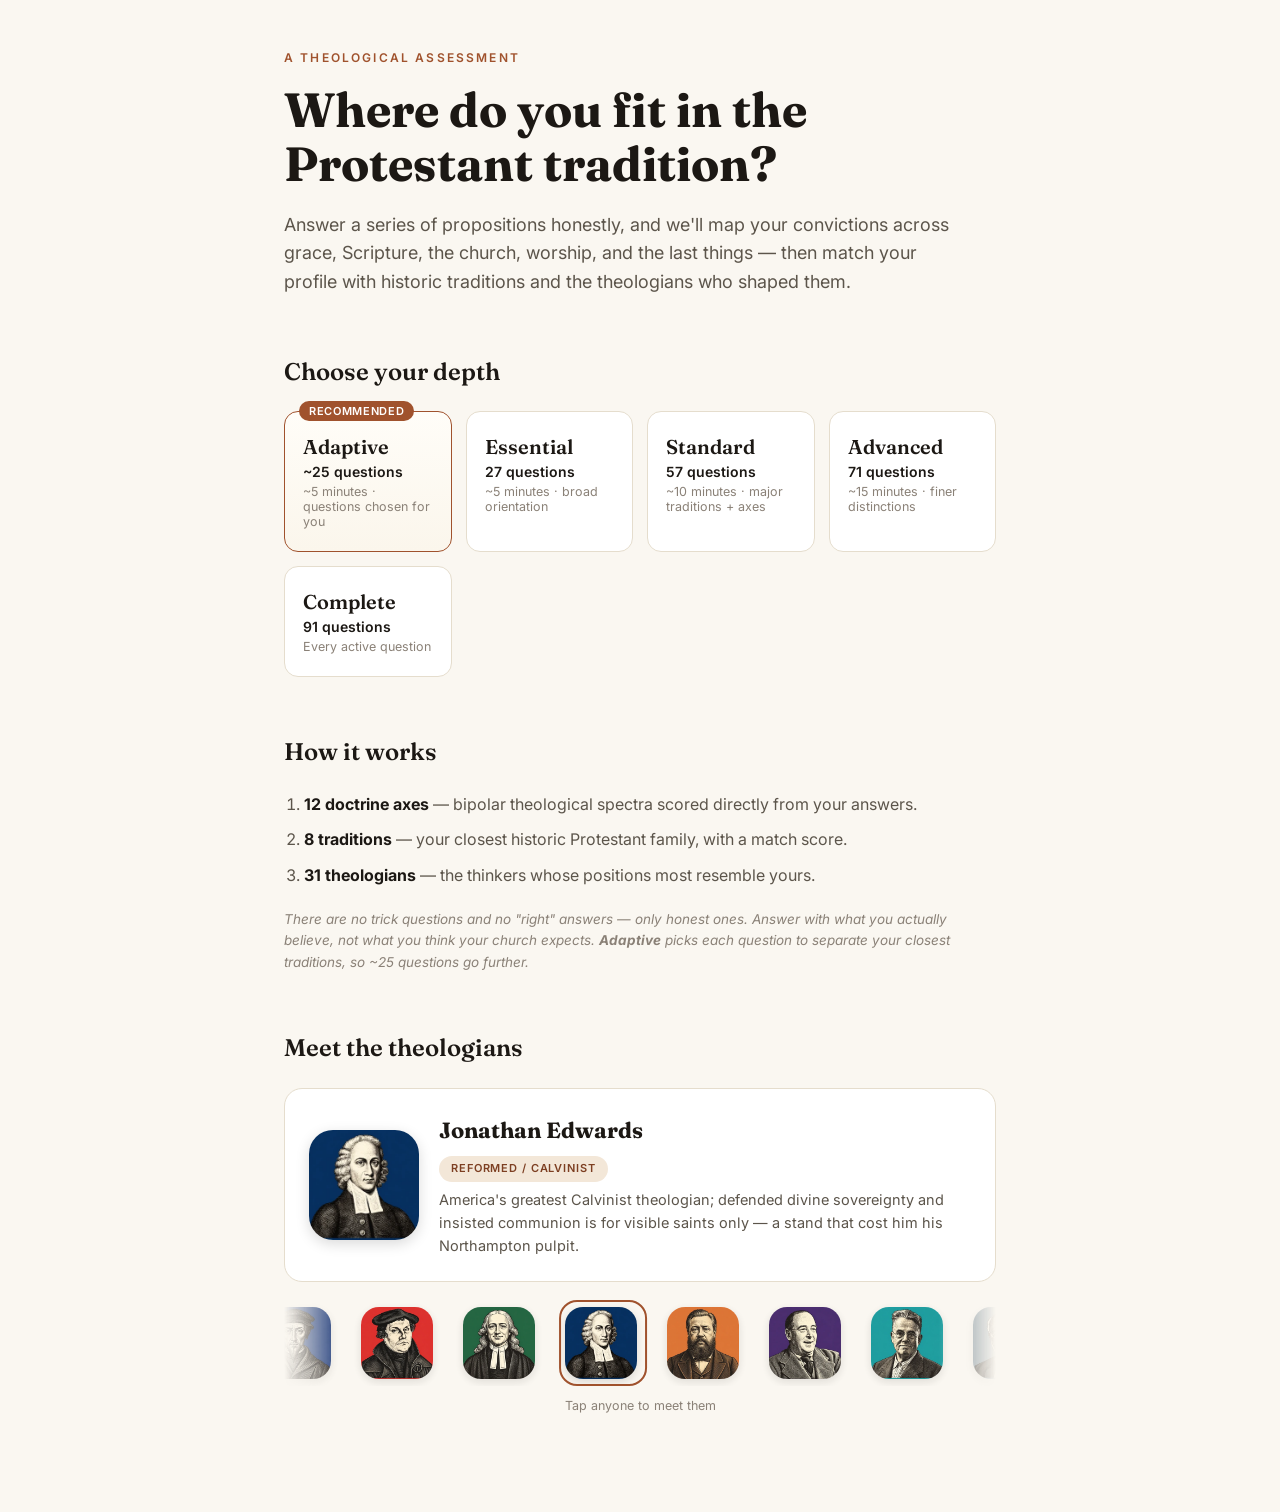
<file: index.html>
<!DOCTYPE html>
<html lang="en">
<head>
<meta charset="UTF-8">
<meta name="viewport" content="width=device-width, initial-scale=1.0">
<title>The Protestant Theology Quiz — Where do you fit?</title>
<meta name="description" content="Map your convictions across 12 doctrine axes and discover your closest Protestant tradition and theologians.">
<link rel="preconnect" href="https://fonts.googleapis.com">
<link rel="preconnect" href="https://fonts.gstatic.com" crossorigin>
<link href="https://fonts.googleapis.com/css2?family=Fraunces:opsz,wght@9..144,400;9..144,600;9..144,700&family=Inter:wght@400;500;600&display=swap" rel="stylesheet">
<link rel="stylesheet" href="styles.css?v=20261026">
</head>
<body>
<div class="page">

  <!-- ============ START SCREEN ============ -->
  <section id="screen-start" class="screen active">
    <header class="hero">
      <p class="kicker">A theological assessment</p>
      <h1>Where do you fit in the Protestant tradition?</h1>
      <p class="lede">Answer a series of propositions honestly, and we'll map your convictions across grace, Scripture, the church, worship, and the last things — then match your profile with historic traditions and the theologians who shaped them.</p>
    </header>

    <div id="compare-banner" class="compare-banner hidden">
      <p><strong>Someone wants to compare theologies with you.</strong> Take the quiz, and you'll see where you agree — and where you differ — at the end.</p>
    </div>


    <h2 class="section-title">Choose your depth</h2>
    <div class="depth-grid" id="depth-grid">
      <button class="depth-card recommended" data-depth="adaptive">
        <span class="depth-badge">Recommended</span>
        <span class="depth-name">Adaptive</span>
        <span class="depth-count">~25 questions</span>
        <span class="depth-time">~5 minutes &middot; questions chosen for you</span>
      </button>
      <button class="depth-card" data-depth="essential">
        <span class="depth-name">Essential</span>
        <span class="depth-count">27 questions</span>
        <span class="depth-time">~5 minutes &middot; broad orientation</span>
      </button>
      <button class="depth-card" data-depth="standard">
        <span class="depth-name">Standard</span>
        <span class="depth-count">57 questions</span>
        <span class="depth-time">~10 minutes &middot; major traditions + axes</span>
      </button>
      <button class="depth-card" data-depth="advanced">
        <span class="depth-name">Advanced</span>
        <span class="depth-count">71 questions</span>
        <span class="depth-time">~15 minutes &middot; finer distinctions</span>
      </button>
      <button class="depth-card" data-depth="complete">
        <span class="depth-name">Complete</span>
        <span class="depth-count">91 questions</span>
        <span class="depth-time">Every active question</span>
      </button>
    </div>

    <div class="how-it-works">
      <h2 class="section-title">How it works</h2>
      <ol>
        <li><strong>12 doctrine axes</strong> — bipolar theological spectra scored directly from your answers.</li>
        <li><strong>8 traditions</strong> — your closest historic Protestant family, with a match score.</li>
        <li><strong>31 theologians</strong> — the thinkers whose positions most resemble yours.</li>
      </ol>
      <p class="fine-print">There are no trick questions and no "right" answers — only honest ones. Answer with what you actually believe, not what you think your church expects. <strong>Adaptive</strong> picks each question to separate your closest traditions, so ~25 questions go further.</p>
    </div>

    <section class="theo-carousel-wrap">
      <h2 class="section-title">Meet the theologians</h2>
      <div class="spotlight" id="spotlight">
        <img class="spot-portrait" id="spot-portrait" alt="">
        <div class="spot-head">
          <h3 id="spot-name"></h3>
          <span class="car-tradition" id="spot-tradition"></span>
        </div>
        <p class="car-blurb" id="spot-blurb"></p>
      </div>
      <div class="marquee" id="marquee">
        <div class="marquee-track" id="marquee-track"></div>
        <div class="mq-ring" id="mq-ring"></div>
      </div>
      <p class="marquee-hint">Tap anyone to meet them</p>
    </section>
  </section>

  <!-- ============ QUIZ SCREEN ============ -->
  <section id="screen-quiz" class="screen">
    <div class="quiz-topbar">
      <button id="btn-back" class="text-btn">&larr; Back</button>
      <div class="progress-wrap">
        <div class="progress-track"><div class="progress-fill" id="progress-fill"></div></div>
        <span class="progress-label" id="progress-label">1 / 60</span>
      </div>
      <span class="category-tag" id="category-tag">Soteriology</span>
    </div>

    <div class="question-card">
      <p class="q-number" id="q-number">Question 1</p>
      <h2 class="q-text" id="q-text"></h2>
      <div class="likert" id="likert">
        <button data-val="-2"><span class="likert-dot"></span><span class="likert-label">Strongly<br>disagree</span></button>
        <button data-val="-1"><span class="likert-dot"></span><span class="likert-label">Disagree</span></button>
        <button data-val="0"><span class="likert-dot"></span><span class="likert-label">Neutral /<br>unsure</span></button>
        <button data-val="1"><span class="likert-dot"></span><span class="likert-label">Agree</span></button>
        <button data-val="2"><span class="likert-dot"></span><span class="likert-label">Strongly<br>agree</span></button>
      </div>
    </div>
  </section>

  <!-- ============ RESULTS SCREEN ============ -->
  <section id="screen-results" class="screen">
    <header class="hero results-hero">
      <p class="kicker">Your theological profile</p>
      <h1 id="result-tradition">—</h1>
      <p class="match-line">Match <strong id="result-match">—</strong> / 100</p>
      <p class="lede" id="result-desc"></p>
    </header>

    <div class="results-actions share-row">
      <button id="btn-share" class="btn-primary">Share my results</button>
      <button id="btn-compare" class="btn-secondary">Compare with a friend</button>
    </div>

    <nav class="results-tabs" id="results-tabs" aria-label="Results sections">
      <div class="tabs-indicator" id="tabs-indicator"></div>
      <button class="rtab active" data-tab="summary">Summary</button>
      <button class="rtab" data-tab="theologians">Theologians</button>
      <button class="rtab" data-tab="beliefs">Beliefs</button>
      <button class="rtab" data-tab="reading">Reading</button>
    </nav>

    <div class="tab-panel active" id="panel-summary">
      <div id="compare-result" class="compare-result hidden"></div>

      <h2 class="section-title">In your own words</h2>
      <div class="summary-card" id="summary-card"></div>

      <h2 class="section-title">Your theological attributes</h2>
      <p class="section-sub">Not what you believe, but where your convictions run deepest.</p>
      <div class="attr-card">
        <div class="attr-radar" id="attr-radar"></div>
        <div class="attr-list" id="attr-list"></div>
      </div>
      <p class="attr-note" id="attr-note"></p>

      <div id="breaks-card" class="breaks-card hidden"></div>
      <div id="contra-card" class="breaks-card hidden"></div>
      <div id="close-call" class="close-call hidden"></div>
    </div>

    <div class="tab-panel" id="panel-theologians">
      <h2 class="section-title">Closest theologians</h2>
      <div class="theologian-grid" id="theologian-grid"></div>

      <h2 class="section-title">Why these matches?</h2>
      <p class="section-sub">The answers that most pulled you toward each theologian.</p>
      <div id="why-list"></div>
    </div>

    <div class="tab-panel" id="panel-beliefs">
      <h2 class="section-title">Your 12 doctrine axes</h2>
      <div class="axes-list" id="axes-list"></div>

      <h2 class="section-title">All traditions, ranked</h2>
      <div class="tradition-rank" id="tradition-rank"></div>
    </div>

    <div class="tab-panel" id="panel-reading">
      <h2 class="section-title">Your reading list</h2>
      <p class="section-sub">One essential book from each of your closest theologians.</p>
      <div id="reading-list" class="reading-list"></div>

      <div id="unsure-wrap" class="hidden">
        <h2 class="section-title">Explore your unsure answers</h2>
        <p class="section-sub">You marked these &ldquo;Neutral / unsure&rdquo; — explore each idea.</p>
        <div id="unsure-list"></div>
      </div>
    </div>

    <div class="results-actions">
      <button id="btn-retake" class="btn-primary">Retake the quiz</button>
      <button id="btn-review" class="btn-secondary">Review my answers</button>
    </div>

    <div id="answer-review" class="answer-review hidden"></div>
  </section>

  <!-- ============ LOW SIGNAL ============ -->
  <section id="screen-lowsignal" class="screen">
    <header class="hero">
      <p class="kicker">Not enough signal</p>
      <h1>We couldn't build your profile.</h1>
      <p class="lede">You answered nearly every question the same way. The quiz tells traditions apart by where you <em>disagree</em> — honest, varied answers are the whole engine. Answer what you actually believe, including the ones that make you uncomfortable.</p>
    </header>
    <div class="results-actions">
      <button id="btn-lowsignal-retake" class="btn-primary">Retake the quiz</button>
    </div>
  </section>

  <!-- ============ THEOLOGIAN DETAIL ============ -->
  <section id="screen-theologian" class="screen">
    <div class="theo-topbar">
      <button id="btn-theo-back" class="text-btn">&larr; Back</button>
      <button id="btn-theo-quiz" class="btn-small">Take the Quiz</button>
    </div>
    <div class="theo-strip" id="theo-strip" aria-label="All theologians"><div class="theo-strip-ring" id="theo-strip-ring"></div></div>
    <div class="theo-hero">
      <div class="theo-portrait-wrap"><img class="theo-portrait" id="theo-portrait" alt=""></div>
      <div class="theo-head">
        <p class="kicker" id="theo-tradition"></p>
        <h1 id="theo-name"></h1>
        <p class="theo-lifespan" id="theo-lifespan"></p>
      </div>
    </div>
    <div class="theo-signature" id="theo-signature"></div>
    <h2 class="section-title">Impact</h2>
    <div class="theo-bio" id="theo-impact"></div>
    <h2 class="section-title">Theological contributions</h2>
    <div class="theo-bio" id="theo-theology"></div>
    <h2 class="section-title">Significant events</h2>
    <div class="theo-events" id="theo-events"></div>
  </section>

</div>
<script src="portraits-1.js?v=20261026"></script>
<script src="portraits-2.js?v=20261026"></script>
<script src="portraits-3.js?v=20261026"></script>
<script src="portraits-4.js?v=20261026"></script>
<script src="portraits-5.js?v=20261026"></script>
<script src="portraits-6.js?v=20261026"></script>
<script src="app.js?v=20261026"></script>
</body>
</html>
</file>
<file: styles.css>
:root {
  --paper: #faf7f1;
  --paper-deep: #f3eee3;
  --ink: #1c1814;
  --ink-soft: #5c554b;
  --ink-faint: #8a8177;
  --accent: #a0522d;
  --accent-deep: #7d3f22;
  --gold: #c9a227;
  --card: #ffffff;
  --line: #e5ddcd;
  --radius: 14px;
}

* { box-sizing: border-box; margin: 0; padding: 0; }

body {
  background: var(--paper);
  color: var(--ink);
  font-family: 'Inter', -apple-system, sans-serif;
  line-height: 1.6;
  -webkit-font-smoothing: antialiased;
}

.page { max-width: 760px; margin: 0 auto; padding: 48px 24px 96px; }

.screen { display: none; }
.screen.active { display: block; animation: fadeUp .35s ease; }
@keyframes fadeUp { from { opacity: 0; transform: translateY(10px); } to { opacity: 1; transform: none; } }

/* ---------- start screen ---------- */
.kicker {
  text-transform: uppercase; letter-spacing: .18em; font-size: 12px;
  font-weight: 600; color: var(--accent); margin-bottom: 16px;
}
.hero h1 {
  font-family: 'Fraunces', Georgia, serif; font-weight: 700;
  font-size: clamp(32px, 5vw, 48px); line-height: 1.12; margin-bottom: 20px;
}
.lede { font-size: 18px; color: var(--ink-soft); max-width: 62ch; margin-bottom: 16px; }
.meta-line { font-size: 13px; color: var(--ink-faint); margin-bottom: 48px; }

.section-title {
  font-family: 'Fraunces', Georgia, serif; font-size: 24px; font-weight: 600;
  margin: 48px 0 20px; padding-top: 8px;
}

.depth-grid { display: grid; grid-template-columns: repeat(auto-fit, minmax(160px, 1fr)); gap: 14px; }
.depth-card {
  position: relative; background: var(--card); border: 1.5px solid var(--line);
  border-radius: var(--radius); padding: 22px 18px; text-align: left; cursor: pointer;
  font-family: inherit; color: inherit; transition: border-color .15s, transform .15s, box-shadow .15s;
  display: flex; flex-direction: column; gap: 4px;
}
.depth-card:hover { border-color: var(--accent); transform: translateY(-2px); box-shadow: 0 8px 24px rgba(160,82,45,.10); }
.depth-card.recommended { border-color: var(--accent); background: linear-gradient(180deg, #fffdf8, #fbf6ec); }
.depth-badge {
  position: absolute; top: -11px; left: 14px; background: var(--accent); color: #fff;
  font-size: 11px; font-weight: 600; letter-spacing: .06em; text-transform: uppercase;
  padding: 3px 10px; border-radius: 20px;
}
.depth-name { font-family: 'Fraunces', Georgia, serif; font-size: 20px; font-weight: 600; }
.depth-count { font-size: 14px; font-weight: 600; color: var(--ink); }
.depth-time { font-size: 12.5px; color: var(--ink-faint); }

.how-it-works ol { margin: 0 0 20px 20px; color: var(--ink-soft); display: grid; gap: 10px; }
.how-it-works li strong { color: var(--ink); }
.fine-print { font-size: 13.5px; color: var(--ink-faint); font-style: italic; }

/* ---------- quiz screen ---------- */
.quiz-topbar { display: flex; align-items: center; gap: 16px; margin-bottom: 32px; }
.text-btn { background: none; border: none; font: inherit; color: var(--ink-faint); cursor: pointer; font-size: 14px; white-space: nowrap; }
.text-btn:hover { color: var(--ink); }
.progress-wrap { flex: 1; display: flex; align-items: center; gap: 12px; }
.progress-track { flex: 1; height: 6px; background: var(--line); border-radius: 3px; overflow: hidden; }
.progress-fill { height: 100%; background: var(--accent); border-radius: 3px; transition: width .25s ease; width: 0; }
.progress-label { font-size: 13px; color: var(--ink-faint); white-space: nowrap; font-variant-numeric: tabular-nums; }
.category-tag {
  font-size: 11.5px; font-weight: 600; letter-spacing: .08em; text-transform: uppercase;
  color: var(--accent-deep); background: #f3e7d8; padding: 5px 12px; border-radius: 20px; white-space: nowrap;
}

.question-card { background: var(--card); border: 1.5px solid var(--line); border-radius: 18px; padding: 40px 36px; }
.q-number { font-size: 12px; letter-spacing: .14em; text-transform: uppercase; color: var(--ink-faint); margin-bottom: 14px; }
.q-text { font-family: 'Fraunces', Georgia, serif; font-size: clamp(21px, 3.4vw, 27px); font-weight: 600; line-height: 1.4; margin-bottom: 36px; }

.likert { display: grid; grid-template-columns: repeat(5, 1fr); gap: 10px; }
.likert button {
  background: var(--paper); border: 1.5px solid var(--line); border-radius: 12px;
  padding: 16px 6px 14px; cursor: pointer; font: inherit; color: inherit;
  display: flex; flex-direction: column; align-items: center; gap: 10px;
  transition: border-color .12s, background .12s, transform .12s;
}
.likert button:hover { border-color: var(--accent); transform: translateY(-2px); }
.likert-dot { width: 18px; height: 18px; border-radius: 50%; border: 2px solid var(--ink-faint); transition: all .12s; }
.likert button:hover .likert-dot { border-color: var(--accent); }
.likert button.selected { border-color: var(--accent); background: #fdf6ec; }
.likert button.selected .likert-dot { background: var(--accent); border-color: var(--accent); }
.likert-label { font-size: 11.5px; line-height: 1.35; color: var(--ink-soft); text-align: center; }

/* ---------- results screen ---------- */
.results-hero h1 { margin-bottom: 8px; }
.match-line { font-size: 17px; color: var(--ink-soft); margin-bottom: 18px; }
.match-line strong { color: var(--accent-deep); font-size: 22px; }

.theologian-grid { display: grid; grid-template-columns: repeat(2, 1fr); gap: 14px; }
@media (max-width: 480px) {
  .theologian-grid { gap: 10px; }
  .theologian-card { padding: 16px; }
}
.theologian-card { background: var(--card); border: 1.5px solid var(--line); border-radius: var(--radius); padding: 20px; }
.theologian-card h3 { font-family: 'Fraunces', Georgia, serif; font-size: 18px; margin-bottom: 2px; }
.theologian-dates { font-size: 12.5px; color: var(--ink-faint); margin-bottom: 8px; }
.theologian-card p { font-size: 13.5px; color: var(--ink-soft); }

.axes-list { display: grid; gap: 18px; }
.axis-row { background: var(--card); border: 1.5px solid var(--line); border-radius: var(--radius); padding: 18px 20px; }
.axis-head { display: flex; justify-content: space-between; align-items: baseline; margin-bottom: 4px; }
.axis-name { font-weight: 600; font-size: 15px; }
.axis-lean { font-size: 12.5px; color: var(--accent-deep); font-weight: 600; }
.axis-desc { font-size: 12.5px; color: var(--ink-faint); margin-bottom: 12px; }
.axis-bar { position: relative; height: 8px; background: linear-gradient(90deg, #e8d9c3, var(--line), #e8d9c3); border-radius: 4px; margin: 0 4px; }
.axis-marker {
  position: absolute; top: 50%; width: 20px; height: 20px; border-radius: 50%;
  background: var(--accent); border: 3px solid #fff; box-shadow: 0 1px 5px rgba(0,0,0,.25);
  transform: translate(-50%, -50%);
}
.axis-poles { display: flex; justify-content: space-between; font-size: 11.5px; color: var(--ink-faint); margin-top: 8px; }

.tradition-rank { display: grid; gap: 10px; }
.trad-row { display: flex; align-items: center; gap: 14px; background: var(--card); border: 1.5px solid var(--line); border-radius: 12px; padding: 14px 18px; }
.trad-row.top { border-color: var(--accent); background: linear-gradient(180deg, #fffdf8, #fbf6ec); }
.trad-name { font-weight: 600; flex: 1; }
.trad-bar-wrap { flex: 2; height: 8px; background: var(--paper-deep); border-radius: 4px; overflow: hidden; }
.trad-bar { display: block; height: 100%; background: var(--accent); border-radius: 4px; transition: width .9s cubic-bezier(.22,.8,.3,1); }
.trad-score { font-variant-numeric: tabular-nums; font-weight: 600; color: var(--accent-deep); min-width: 44px; text-align: right; }

.results-actions { display: flex; gap: 12px; margin: 40px 0 24px; flex-wrap: wrap; }
.btn-primary, .btn-secondary {
  font: inherit; font-weight: 600; font-size: 15px; padding: 13px 26px;
  border-radius: 30px; cursor: pointer; transition: transform .12s, box-shadow .12s;
}
.btn-primary { background: var(--accent); color: #fff; border: none; }
.btn-primary:hover { background: var(--accent-deep); transform: translateY(-1px); }
.btn-secondary { background: transparent; color: var(--ink); border: 1.5px solid var(--line); }
.btn-secondary:hover { border-color: var(--accent); }

.answer-review { margin-top: 8px; }
.answer-review.hidden { display: none; }
.review-item { background: var(--card); border: 1px solid var(--line); border-radius: 10px; padding: 14px 18px; margin-bottom: 8px; font-size: 14px; }
.review-item .rq { color: var(--ink-soft); margin-bottom: 4px; }
.review-item .ra { font-weight: 600; color: var(--accent-deep); }

@media (max-width: 560px) {
  .page { padding: 32px 16px 72px; }
  .question-card { padding: 28px 20px; }
  .likert-label { font-size: 10px; }
  .quiz-topbar { flex-wrap: wrap; }
  .category-tag { order: 3; }
  .spot-portrait { width: 76px; height: 76px; border-radius: 18px; }
  .spotlight { padding: 18px; gap: 14px; }
}

/* ---------- summary ---------- */
.summary-card {
  background: var(--card); border: 1.5px solid var(--line); border-radius: 18px;
  padding: 32px 30px; font-size: 16.5px; color: var(--ink-soft);
}
.summary-card p { margin-bottom: 14px; }
.summary-card p:last-child { margin-bottom: 0; }
.summary-card strong { color: var(--ink); }

/* ---------- theologian marquee ---------- */
.theo-carousel-wrap { margin-top: 40px; }
.spotlight {
  display: grid; grid-template-columns: auto 1fr;
  grid-template-areas: "portrait head" "portrait blurb";
  column-gap: 20px; row-gap: 6px; align-items: center;
  background: var(--card); border: 1.5px solid var(--line); border-radius: 18px;
  padding: 24px; margin-bottom: 18px;
}
.spotlight.spot-fade { animation: fadeUp .35s ease; }
.spot-portrait {
  grid-area: portrait;
  width: 110px; height: 110px; border-radius: 24px; object-fit: cover;
  box-shadow: 0 4px 14px rgba(0,0,0,.15); flex-shrink: 0;
}
.spot-head { grid-area: head; align-self: end; min-width: 0; }
.spot-head h3 { font-family: 'Fraunces', Georgia, serif; font-size: 22px; margin-bottom: 6px; }
.car-tradition {
  display: inline-block; font-size: 11px; font-weight: 600; letter-spacing: .08em;
  text-transform: uppercase; color: var(--accent-deep); background: #f3e7d8;
  padding: 4px 12px; border-radius: 20px;
}
.car-blurb { grid-area: blurb; align-self: start; margin: 0; font-size: 14.5px; color: var(--ink-soft); }

.marquee {
  position: relative;
  overflow: hidden; -webkit-mask-image: linear-gradient(90deg, transparent, #000 8%, #000 92%, transparent);
  mask-image: linear-gradient(90deg, transparent, #000 8%, #000 92%, transparent);
}
.mq-ring {
  position: absolute; top: 0; left: 0; z-index: 2; pointer-events: none; opacity: 0;
  border: 2.5px solid var(--accent); border-radius: 18px;
}
.marquee-track {
  display: flex; width: max-content; will-change: transform;
}
.mq-half { display: flex; gap: 14px; padding-right: 14px; }
.mq-item {
  display: flex; align-items: center; justify-content: center;
  width: 88px; cursor: pointer; padding: 6px; border-radius: 14px;
  border: 1.5px solid transparent; background: none; font: inherit; color: inherit;
  opacity: .92; transition: opacity .15s, transform .15s;
}
.mq-item:hover { opacity: 1; transform: scale(1.06); }
.mq-item.active { opacity: 1; }
.mq-item img {
  width: 72px; height: 72px; border-radius: 18px; object-fit: cover;
  box-shadow: 0 3px 10px rgba(0,0,0,.12);
}
.mq-initials {
  width: 72px; height: 72px; border-radius: 18px; background: var(--paper-deep);
  display: flex; align-items: center; justify-content: center;
  font-family: 'Fraunces', Georgia, serif; font-weight: 700; font-size: 24px; color: var(--accent-deep);
}
.marquee-hint { text-align: center; font-size: 12.5px; color: var(--ink-faint); margin-top: 10px; }
.spotlight { cursor: pointer; transition: transform .15s, box-shadow .15s, border-color .15s; }
.spotlight:hover { transform: translateY(-2px); box-shadow: 0 8px 20px rgba(0,0,0,.08); border-color: var(--accent); }
.spotlight:active { transform: scale(.99); }
@media (max-width: 560px) {
  .spotlight { grid-template-areas: "portrait head" "blurb blurb"; padding: 18px; column-gap: 16px; row-gap: 12px; }
  .spot-portrait { width: 88px; height: 88px; border-radius: 20px; }
  .spot-head h3 { font-size: 19px; }
  .car-blurb { font-size: 14px; }
}

/* ---------- tooltips ---------- */
.term { position: relative; cursor: help; border-bottom: 1px dotted var(--ink-faint); }
.term:hover { color: var(--accent-deep); }
.tooltip {
  position: fixed; z-index: 50; max-width: 280px; background: var(--ink); color: #fdfbf7;
  font-size: 13px; line-height: 1.5; padding: 12px 14px; border-radius: 10px;
  box-shadow: 0 8px 28px rgba(0,0,0,.28); pointer-events: none;
}
.tooltip strong { color: var(--gold); display: block; margin-bottom: 2px; font-size: 12px; text-transform: uppercase; letter-spacing: .06em; }

/* ---------- close-call explainer ---------- */
.close-call { margin-top: 22px; background: var(--card); border: 1.5px solid var(--line); border-radius: var(--radius); padding: 24px 26px; }
.close-call.hidden { display: none; }
.close-call h3 { font-family: 'Fraunces', Georgia, serif; font-size: 20px; margin-bottom: 4px; }
.close-intro { font-size: 13.5px; color: var(--ink-faint); margin-bottom: 16px; }
.close-row { margin-bottom: 16px; }
.close-row:last-child { margin-bottom: 0; }
.close-head { font-size: 14.5px; margin-bottom: 8px; }
.close-head strong { color: var(--accent-deep); }
.close-call ul { margin: 0 0 0 18px; display: grid; gap: 8px; }
.close-call li { font-size: 14px; color: var(--ink-soft); }
.close-note { font-size: 14px; color: var(--ink-faint); font-style: italic; }

/* ---------- theologian portraits ---------- */
.theologian-card { text-align: left; }
.theologian-portrait {
  width: 84px; height: 84px; border-radius: 20px; object-fit: cover;
  margin-bottom: 12px; box-shadow: 0 4px 14px rgba(0,0,0,.15);
}

/* ---------- theologian detail page ---------- */
.theo-topbar { display: flex; justify-content: space-between; align-items: center; margin-bottom: 32px; }
.btn-small {
  font: inherit; font-weight: 600; font-size: 14px; padding: 10px 22px; border-radius: 24px;
  background: var(--accent); color: #fff; border: none; cursor: pointer;
  transition: transform .15s, background .15s, box-shadow .15s;
}
.btn-small:hover { background: var(--accent-deep); transform: translateY(-1px); box-shadow: 0 4px 12px rgba(0,0,0,.12); }
.btn-small:active { transform: scale(.97); }
.theo-hero { display: flex; gap: 28px; align-items: center; margin-bottom: 28px; }
.theo-portrait {
  width: 140px; height: 140px; border-radius: 32px; object-fit: cover; flex-shrink: 0;
  box-shadow: 0 6px 20px rgba(0,0,0,.15);
}
.theo-head h1 { font-family: 'Fraunces', Georgia, serif; font-size: clamp(30px, 5vw, 42px); line-height: 1.1; margin: 8px 0 6px; }
.theo-lifespan { color: var(--ink-faint); font-size: 14.5px; }
.theo-signature {
  background: linear-gradient(180deg, #fffdf8, #fbf6ec);
  border: 1.5px solid var(--line); border-left: 4px solid var(--accent);
  border-radius: 14px; padding: 20px 24px; font-size: 16px; color: var(--ink-soft); margin-bottom: 8px;
}
.theo-bio p { font-size: 16.5px; line-height: 1.7; color: var(--ink-soft); margin-bottom: 16px; }
.theo-events { display: grid; gap: 14px; }
.theo-event {
  display: flex; gap: 18px; background: var(--card);
  border: 1.5px solid var(--line); border-radius: 14px; padding: 18px 22px;
}
.theo-event-year {
  font-family: 'Fraunces', Georgia, serif; font-weight: 700; font-size: 18px;
  color: var(--accent-deep); min-width: 64px; flex-shrink: 0;
}
.theo-event-body strong { display: block; margin-bottom: 4px; font-size: 15.5px; }
.theo-event-body p { font-size: 14.5px; color: var(--ink-soft); margin: 0; }
.theo-strip {
  position: relative;
  display: flex; gap: 10px; overflow-x: auto; padding: 4px 2px 14px; margin-bottom: 22px;
  scrollbar-width: none; -webkit-overflow-scrolling: touch;
  -webkit-mask-image: linear-gradient(90deg, transparent, #000 4%, #000 96%, transparent);
  mask-image: linear-gradient(90deg, transparent, #000 4%, #000 96%, transparent);
}
.theo-strip-ring {
  position: absolute; top: 0; left: 0; pointer-events: none; opacity: 0;
  border: 2.5px solid var(--accent); border-radius: 20px;
  transition: transform .42s cubic-bezier(.22,1,.36,1), width .42s cubic-bezier(.22,1,.36,1), height .42s cubic-bezier(.22,1,.36,1), opacity .2s;
}
.theo-strip::-webkit-scrollbar { display: none; }
.theo-strip-item {
  flex: 0 0 auto; width: 64px; height: 64px; border-radius: 18px; padding: 0;
  border: 2.5px solid transparent; background: var(--card); cursor: pointer; overflow: hidden;
  transition: border-color .15s, transform .15s;
}
.theo-strip-item img { width: 100%; height: 100%; object-fit: cover; display: block; }
.theo-strip-item.active { transform: scale(1.04); }
.theo-strip-initials {
  width: 100%; height: 100%; display: flex; align-items: center; justify-content: center;
  font-family: 'Fraunces', Georgia, serif; font-weight: 700; font-size: 20px; color: var(--accent-deep);
  background: var(--paper-deep);
}
.theo-swap .theo-hero, .theo-swap .theo-signature, .theo-swap .theo-bio, .theo-swap .theo-events { animation: theoIn .38s cubic-bezier(.22,1,.36,1); }
@keyframes theoIn { from { opacity: 0; transform: translateY(12px); } to { opacity: 1; transform: none; } }
@media (max-width: 560px) {
  .theo-hero { gap: 18px; }
  .theo-portrait { width: 104px; height: 104px; border-radius: 24px; }
}

/* ---------- smoothness pass ---------- */
.screen.active { animation: screenIn .5s cubic-bezier(.22,.8,.3,1); }
@keyframes screenIn { from { opacity: 0; transform: translateY(14px); } to { opacity: 1; transform: none; } }
.q-swap { animation: qSwap .38s cubic-bezier(.22,.8,.3,1); }
@keyframes qSwap { from { opacity: 0; transform: translateY(16px); } to { opacity: 1; transform: none; } }
.question-card { min-height: 380px; }
.likert button:active { transform: scale(.96); }
.btn-primary:active, .btn-secondary:active { transform: scale(.97); }
.depth-card:active { transform: scale(.98); }
.spotlight.spot-fade { animation: spotSwap .3s ease; }
@keyframes spotSwap { from { opacity: .25; } to { opacity: 1; } }
.theologian-card.clickable { cursor: pointer; transition: transform .15s, box-shadow .15s, border-color .15s; }
.theologian-card.clickable:hover { transform: translateY(-3px); box-shadow: 0 8px 20px rgba(0,0,0,.08); border-color: var(--accent); }
.mq-item { transition: opacity .2s, transform .2s, border-color .2s; }

/* ---------- new results features (share, compare, why, reading) ---------- */
.section-sub { font-size: 14px; color: var(--ink-faint); margin: -8px 0 16px; }
.share-row { display: flex; gap: 12px; flex-wrap: wrap; margin: 4px 0 28px; }
.share-row .btn-primary, .share-row .btn-secondary { flex: 1 1 200px; }

.compare-banner {
  background: linear-gradient(180deg, #fffdf8, #fbf6ec);
  border: 1.5px solid var(--accent); border-radius: var(--radius);
  padding: 16px 20px; margin: 0 0 28px; font-size: 15px; color: var(--ink-soft);
}
.compare-banner strong { color: var(--ink); }

.compare-result {
  background: var(--card); border: 1.5px solid var(--line); border-radius: 18px;
  padding: 26px 26px 22px; margin-bottom: 32px;
}
.cmp-title { font-family: 'Fraunces', Georgia, serif; font-size: 22px; margin-bottom: 12px; }
.cmp-headlines { display: grid; gap: 8px; margin-bottom: 14px; }
.cmp-line { display: flex; gap: 10px; align-items: center; font-size: 15px; color: var(--ink-soft); }
.cmp-line strong { color: var(--ink); }
.cmp-shared { font-size: 14px; color: var(--ink-soft); margin-bottom: 16px; }
.cmp-rows { display: grid; gap: 8px; }
.cmp-row { display: grid; grid-template-columns: 130px 1fr 92px; gap: 10px; align-items: center; font-size: 13px; }
.cmp-name { color: var(--ink-soft); white-space: nowrap; overflow: hidden; text-overflow: ellipsis; }
.cmp-bars { position: relative; height: 14px; }
.cmp-bar { position: absolute; left: 0; height: 6px; border-radius: 3px; }
.cmp-bar.cmp-me { top: 0; background: var(--accent); }
.cmp-bar.cmp-them { top: 8px; background: var(--gold); }
.cmp-scores { text-align: right; color: var(--ink-faint); }
.cmp-scores b { color: var(--ink); }
.cmp-legend { margin-top: 12px; font-size: 12.5px; color: var(--ink-faint); display: flex; gap: 6px; align-items: center; }
.cmp-key { display: inline-block; width: 22px; height: 6px; border-radius: 3px; }
.cmp-key.cmp-me { background: var(--accent); }
.cmp-key.cmp-them { background: var(--gold); }
@media (max-width: 480px) { .cmp-row { grid-template-columns: 96px 1fr 76px; } }

#why-list { display: grid; gap: 14px; margin-bottom: 8px; }
.why-card { background: var(--card); border: 1.5px solid var(--line); border-radius: var(--radius); padding: 20px 22px; }
.why-card h4 { font-family: 'Fraunces', Georgia, serif; font-size: 17px; margin-bottom: 10px; }
.why-card ol { margin: 0 0 0 20px; display: grid; gap: 12px; }
.why-q { display: block; font-size: 14.5px; color: var(--ink); margin-bottom: 2px; }
.why-a { font-size: 13px; color: var(--ink-faint); }
.why-a strong { color: var(--accent-deep); }
.why-empty { font-size: 14px; color: var(--ink-faint); }

.reading-list { display: grid; gap: 14px; grid-template-columns: repeat(3, 1fr); }
@media (max-width: 640px) { .reading-list { grid-template-columns: 1fr; } }
.book-card { background: var(--card); border: 1.5px solid var(--line); border-radius: var(--radius); padding: 20px; }
.book-title { font-family: 'Fraunces', Georgia, serif; font-size: 17px; font-weight: 600; margin-bottom: 2px; }
.book-author { font-size: 13px; color: var(--accent-deep); font-weight: 600; margin-bottom: 8px; }
.book-note { font-size: 13.5px; color: var(--ink-soft); }

#unsure-list { display: grid; gap: 14px; }
.unsure-card { background: linear-gradient(180deg, #fffdf8, #fbf6ec); border: 1.5px dashed var(--accent); border-radius: var(--radius); padding: 20px 22px; }
.unsure-topic { font-size: 12.5px; font-weight: 700; letter-spacing: .04em; text-transform: uppercase; color: var(--accent-deep); margin-bottom: 8px; }

/* ---------- unsure explorer ---------- */
.unsure-qs { margin: 0 0 16px 20px; display: grid; gap: 6px; font-size: 13.5px; color: var(--ink-soft); font-style: italic; }
.unsure-resources { display: grid; gap: 12px; grid-template-columns: repeat(2, 1fr); }
@media (max-width: 640px) { .unsure-resources { grid-template-columns: 1fr; } }
.unsure-res { background: var(--card); border: 1px solid var(--line); border-radius: 10px; padding: 14px 16px; }
.res-kind { display: inline-block; font-size: 11px; font-weight: 700; letter-spacing: .06em; text-transform: uppercase; color: var(--accent-deep); background: #f6ecdd; border-radius: 20px; padding: 3px 10px; margin-bottom: 8px; }

/* general utility: hidden always hides */
.hidden { display: none !important; }

/* ---------- results tabs ---------- */
.results-tabs {
  position: relative; display: flex; gap: 2px;
  background: var(--paper-deep); border: 1.5px solid var(--line);
  border-radius: 999px; padding: 6px; margin: 0 0 30px;
  overflow-x: auto; scrollbar-width: none; -webkit-overflow-scrolling: touch;
}
.results-tabs::-webkit-scrollbar { display: none; }
.rtab {
  position: relative; z-index: 1; flex: 1 0 auto; white-space: nowrap;
  border: 0; background: transparent; font-family: 'Inter', sans-serif;
  font-weight: 600; font-size: 14.5px; color: var(--ink-soft);
  padding: 10px 20px; border-radius: 999px; cursor: pointer;
  min-height: 44px; -webkit-tap-highlight-color: transparent;
}
.rtab.active { color: #fff; }
.tabs-indicator {
  position: absolute; top: 6px; left: 0; height: calc(100% - 12px); width: 0;
  background: var(--accent); border-radius: 999px; z-index: 0;
  transition: transform .4s cubic-bezier(.22,1,.36,1), width .4s cubic-bezier(.22,1,.36,1);
}
.tab-panel { display: none; }
.tab-panel.active { display: block; animation: panelIn .35s cubic-bezier(.22,1,.36,1); }
@keyframes panelIn { from { opacity: 0; transform: translateY(10px); } to { opacity: 1; transform: none; } }

/* ---------- resource links ---------- */
.book-link {
  display: inline-block; margin-top: 10px; font-size: 13.5px; font-weight: 700;
  color: var(--accent-deep); text-decoration: none;
}
.book-link:hover { text-decoration: underline; }

/* ---------- mobile overhaul ---------- */
html { -webkit-text-size-adjust: 100%; }
body { overflow-x: hidden; }
img { max-width: 100%; }
button { -webkit-tap-highlight-color: transparent; touch-action: manipulation; }

@media (max-width: 640px) {
  .hero h1 { font-size: clamp(30px, 8.5vw, 44px); line-height: 1.08; }
  .results-hero h1 { font-size: clamp(34px, 10vw, 54px); line-height: 1.05; }
  .results-hero .match-line { font-size: 16px; }
  .lede { font-size: 16px; }
  .section-title { font-size: 21px; margin-bottom: 14px; }
  .section-sub { font-size: 13.5px; }

  /* tabs: compact, scrollable */
  .results-tabs { margin: 0 -4px 24px; padding: 5px; }
  .rtab { padding: 10px 14px; font-size: 13.5px; }

  /* share / actions stack full-width */
  .share-row { gap: 10px; margin-bottom: 24px; }
  .share-row .btn-primary, .share-row .btn-secondary,
  .results-actions .btn-primary, .results-actions .btn-secondary {
    flex: 1 1 100%; min-height: 52px; font-size: 16px;
  }

  /* summary */
  .summary-card { padding: 22px 20px; font-size: 15.5px; border-radius: 16px; }
  .compare-result { padding: 18px; border-radius: 16px; }
  .compare-banner { padding: 14px 16px; font-size: 14px; }

  /* theologians: full-width rows, no grid */
  .theologian-grid { grid-template-columns: 1fr; gap: 12px; }
  .theologian-card {
    display: grid; grid-template-columns: 76px 1fr;
    column-gap: 14px; align-items: start; padding: 16px;
  }
  .theologian-card .theologian-portrait {
    grid-row: 1 / span 3; width: 76px; height: 76px;
    border-radius: 18px; margin-bottom: 0;
  }
  .theologian-card h3 { font-size: 17px; margin-bottom: 2px; }
  .theologian-dates { font-size: 12px; margin-bottom: 6px; }
  .theologian-card p { font-size: 13.5px; line-height: 1.5; }
  .why-card { padding: 16px; }
  .why-card h4 { font-size: 16px; }
  .why-q { font-size: 13.5px; }

  /* beliefs */
  .axes-list { gap: 12px; }
  .axis-row { padding: 14px 16px; border-radius: 12px; }
  .axis-name { font-size: 14px; }
  .axis-desc { font-size: 12px; }
  .axis-poles { font-size: 11px; }
  .trad-row { font-size: 13.5px; }

  /* reading */
  .book-card, .unsure-card { padding: 16px; border-radius: 12px; }
  .book-title { font-size: 16px; }
  .unsure-qs { font-size: 13px; }

  /* quiz screen */
  .question-card { min-height: 0; padding: 24px 18px; }
  .q-text { font-size: 21px; line-height: 1.3; }
  .likert { gap: 6px; }
  .likert button { padding: 10px 4px; min-height: 64px; }
  .likert-dot { width: 16px; height: 16px; }
  .depth-card { padding: 18px 16px; }

  /* theologian detail */
  .theo-bio, .theo-events { font-size: 15px; }
}

/* small phones */
@media (max-width: 380px) {
  .page { padding: 28px 14px 64px; }
  .rtab { padding: 10px 11px; font-size: 12.5px; }
  .theologian-portrait { width: 56px; height: 56px; }
}

/* reduced motion */
@media (prefers-reduced-motion: reduce) {
  *, *::before, *::after { animation-duration: .01ms !important; transition-duration: .01ms !important; }
}

/* ---------- attribute radar ---------- */
.attr-card { display: flex; gap: 28px; align-items: center; background: var(--card); border: 1.5px solid var(--line); border-radius: var(--radius); padding: 26px; margin-top: 14px; flex-wrap: wrap; }
.attr-radar { flex: 0 1 300px; width: 100%; max-width: 320px; margin: 0 auto; }
.radar-svg { width: 100%; height: auto; display: block; }
.radar-ring { fill: none; stroke: var(--line); stroke-width: 1; }
.radar-spoke { stroke: var(--line); stroke-width: 1; }
.radar-poly { fill: rgba(160,82,45,.26); stroke: var(--accent); stroke-width: 2.5; stroke-linejoin: round; }
.radar-label { font-family: 'Inter', -apple-system, sans-serif; font-size: 12.5px; font-weight: 600; fill: var(--ink); }
.radar-val { font-size: 11px; font-weight: 400; fill: var(--ink-soft); }
.attr-list { flex: 1 1 220px; display: grid; gap: 10px; min-width: 200px; }
.attr-row { display: grid; grid-template-columns: 1fr auto; gap: 4px 10px; align-items: baseline; }
.attr-name { font-weight: 600; font-size: 14px; }
.attr-score { font-size: 13px; color: var(--ink-soft); font-variant-numeric: tabular-nums; }
.attr-bar-wrap { grid-column: 1 / -1; height: 6px; background: #eee4d3; border-radius: 3px; overflow: hidden; }
.attr-bar { display: block; height: 100%; width: 0; background: var(--accent); border-radius: 3px; transition: width .9s cubic-bezier(.22,1,.36,1); }
.attr-note { margin-top: 12px; font-size: 14px; color: var(--ink-soft); }
/* ---------- breaks card ---------- */
.breaks-card { margin-top: 22px; background: var(--card); border: 1.5px solid var(--line); border-radius: var(--radius); padding: 24px 26px; }
.breaks-card.hidden { display: none; }
.breaks-card h3 { font-family: 'Fraunces', Georgia, serif; font-size: 20px; margin-bottom: 4px; }
.breaks-intro { font-size: 14px; color: var(--ink-soft); margin-bottom: 10px; }
.breaks-card ul { margin: 0 0 0 18px; display: grid; gap: 8px; }
.breaks-card li { font-size: 14px; color: var(--ink-soft); }
@media (max-width: 560px) {
  .attr-card { padding: 18px; gap: 18px; }
}
@media (prefers-reduced-motion: reduce) {
  .attr-bar { transition: none; }
}

/* ---------- confessional citation tags ---------- */
.cite-tag { display: inline-block; font-size: 11px; font-weight: 600; color: var(--accent-deep); background: #f3e7d8; padding: 2px 9px; border-radius: 11px; margin-left: 8px; white-space: nowrap; vertical-align: 1px; cursor: help; }

/* ---------- vector-based why cards ---------- */
.why-sim { font-size: 13px; font-weight: 600; color: var(--accent-deep); margin-bottom: 8px; }
.why-vec { margin: 0 0 0 18px; display: grid; gap: 6px; }
.why-vec li { font-size: 14px; color: var(--ink-soft); }
</file>
